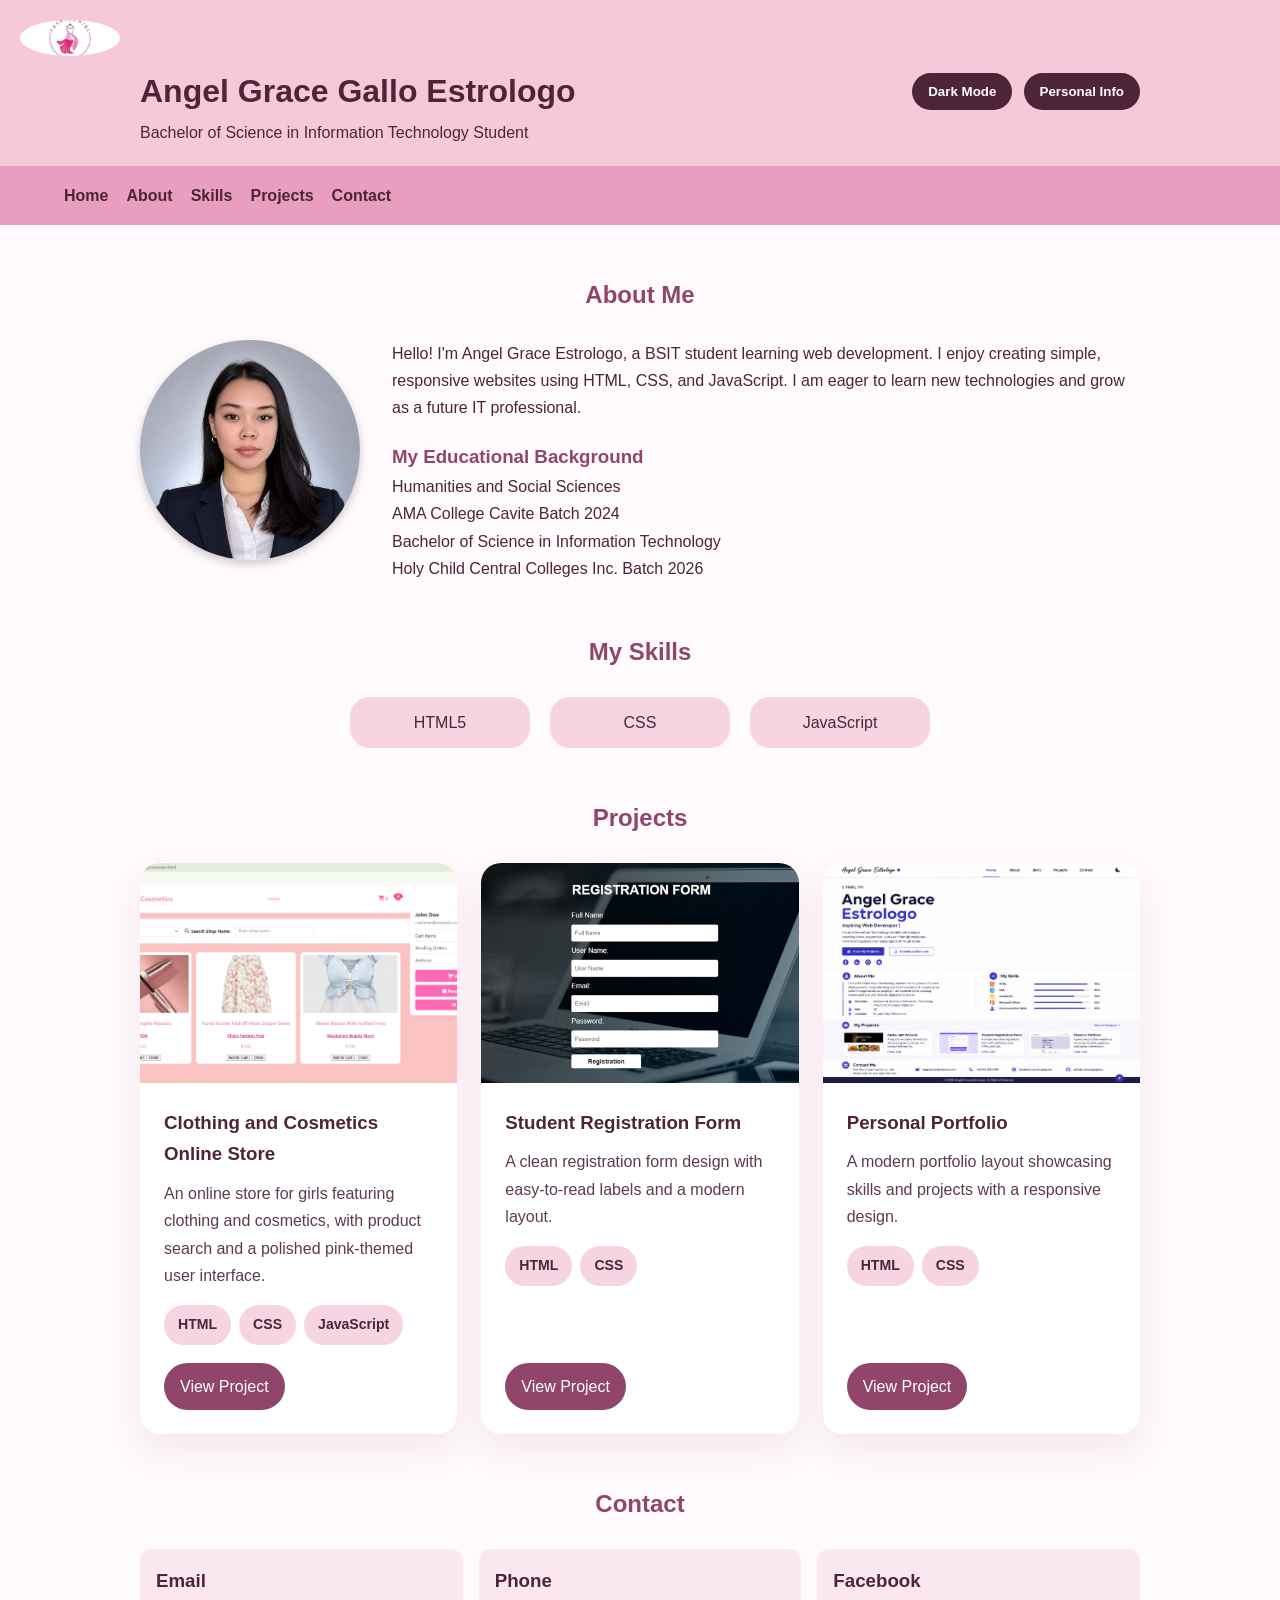
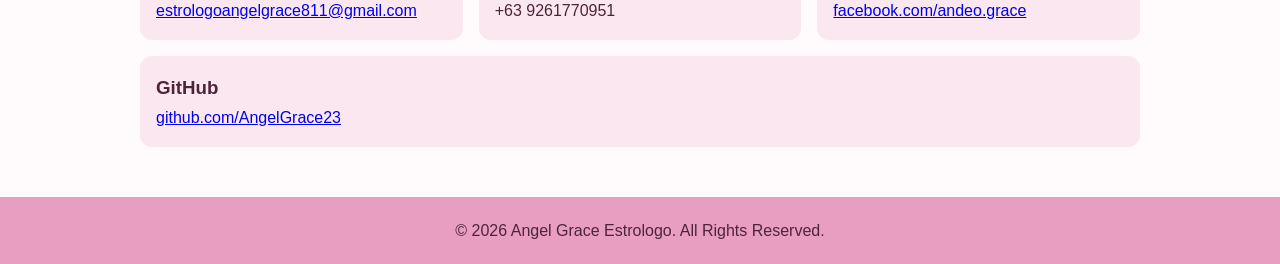
<file: index.html>
<!DOCTYPE html>
<html lang="en">
<head>
    <meta charset="UTF-8">
    <meta name="viewport" content="width=device-width, initial-scale=1.0">
    <title>Angel Grace's Portfolio</title>
    <link rel="stylesheet" href="css/style.css">
</head>
<body>

<header id="home">
       <a class="nav-brand" href="#home">
        <img src="images/logo.jpeg" alt="logo" class="nav-logo">
    </a>
    <div class="header-content">
        <div class="header-top">
            <h1 id="main-heading">Angel Grace Gallo Estrologo</h1>
            <div class="header-actions">
                <button id="theme-toggle" type="button">Dark Mode</button>
                <button id="info-btn" type="button" onclick="event.preventDefault(); handlePersonalInfoClick();">Personal Info</button>
            </div>
        </div>
        <p class="subtitle">Bachelor of Science in Information Technology Student</p>
    </div>
</header>

<nav class="main-nav">
    <ul class="nav-links">
        <li><a href="#home">Home</a></li>
        <li><a href="#about">About</a></li>
        <li><a href="#skills">Skills</a></li>
        <li><a href="#projects">Projects</a></li>
        <li><a href="#contact">Contact</a></li>
    </ul>
</nav>

<section id="about">
    <h2>About Me</h2>
    <div class="about-content">
        <img src="images/profile.jpg" alt="Profile Picture">
        <div class="about-text">
            <p>Hello! I'm Angel Grace Estrologo, a BSIT student learning web development. I enjoy creating simple, responsive websites using HTML, CSS, and JavaScript. I am eager to learn new technologies and grow as a future IT professional.</p>
            <h3>My Educational Background</h3>
            <p>Humanities and Social Sciences<br>AMA College Cavite Batch 2024</p>
            <p>Bachelor of Science in Information Technology<br>Holy Child Central Colleges Inc. Batch 2026</p>
        </div>
    </div>
</section>

<section id="skills">
    <h2>My Skills</h2>
    <ul class="skills-list">
        <li>HTML5</li>
        <li>CSS</li>
        <li>JavaScript</li>
    </ul>
</section>

<section id="projects">
    <h2>Projects</h2>
    <div class="project-grid">
        <article class="project-card">
            <img class="project-card-image" src="images/cosmetics.png" alt="Clothing and Cosmetics Online Store">
            <div class="project-card-body">
                <h3>Clothing and Cosmetics Online Store</h3>
                <p>An online store for girls featuring clothing and cosmetics, with product search and a polished pink-themed user interface.</p>
                <ul class="project-tags">
                    <li>HTML</li>
                    <li>CSS</li>
                    <li>JavaScript</li>
                </ul>
                <a class="project-button" href="#">View Project</a>
            </div>
        </article>

        <article class="project-card">
            <img class="project-card-image" src="images/registration-form.jpg" alt="Student Registration Form">
            <div class="project-card-body">
                <h3>Student Registration Form</h3>
                <p>A clean registration form design with easy-to-read labels and a modern layout.</p>
                <ul class="project-tags">
                    <li>HTML</li>
                    <li>CSS</li>
                </ul>
                <a class="project-button" href="#">View Project</a>
            </div>
        </article>

        <article class="project-card">
            <img class="project-card-image" src="images/portfolio.png" alt="Personal Portfolio">
            <div class="project-card-body">
                <h3>Personal Portfolio</h3>
                <p>A modern portfolio layout showcasing skills and projects with a responsive design.</p>
                <ul class="project-tags">
                    <li>HTML</li>
                    <li>CSS</li>
                </ul>
                <a class="project-button" href="#">View Project</a>
            </div>
        </article>
    </div>
</section>

<section id="contact">
    <h2>Contact</h2>
    <div class="contact-grid">
        <div class="contact-card">
            <h3>Email</h3>
            <a href="mailto:estrologoangelgrace811@gmail.com">estrologoangelgrace811@gmail.com</a>
        </div>
        <div class="contact-card">
            <h3>Phone</h3>
            <p>+63 9261770951</p>
        </div>
        <div class="contact-card">
            <h3>Facebook</h3>
            <a href="https://www.facebook.com/andeo.grace/" target="_blank" rel="noreferrer">facebook.com/andeo.grace</a>
        </div>
        <div class="contact-card">
            <h3>GitHub</h3>
            <a href="https://github.com/AngelGrace23" target="_blank" rel="noreferrer">github.com/AngelGrace23</a>
        </div>
    </div>
    <div id="personal-info" class="personal-info"></div>
</section>

<footer>
    <p>© 2026 Angel Grace Estrologo. All Rights Reserved.</p>
</footer>

<script src="script.js"></script>
</body>
</html>
</file>
<file: css/style.css>
* {
    margin: 0;
    padding: 0;
    box-sizing: border-box;
    font-family: Arial, sans-serif;
}

html {
    scroll-behavior: smooth;
}

body {
    background: #fffafc;
    color: #4e2439;
    line-height: 1.7;
    transition: background-color 0.3s ease, color 0.3s ease;
}

body.dark-theme {
    background: #1d1222;
    color: #fceef7;
}

header {
    background: #f7c9d8;
    color: #4e2439;
    padding: 20px 20px;
}

body.dark-theme header {
    background: #5a3650;
    color: #fceef7;
}

.header-content {
    width: min(1000px, 90%);
    margin: 0 auto;
}

.header-top {
    display: flex;
    justify-content: space-between;
    align-items: center;
    flex-wrap: wrap;
    gap: 1rem;
}

.header-actions {
    display: flex;
    gap: 0.7rem;
    flex-wrap: wrap;
}

button {
    border: none;
    border-radius: 999px;
    padding: 0.7rem 1rem;
    cursor: pointer;
    font-weight: 600;
    background: #4e2439;
    color: white;
}

body.dark-theme button {
    background: #f7c9d8;
    color: #4e2439;
}

.main-nav {
    background: #e89fbf;
    padding: 1rem 5%;
    position: sticky;
    top: 0;
    z-index: 1000;
    display: flex;
    justify-content: space-between;
    align-items: center;
    flex-wrap: wrap;
    gap: 12px;
}

body.dark-theme .main-nav {
    background: #7c4864;
}

.nav-brand {
    color: #4e2439;
    text-decoration: none;
    font-size: 1.2rem;
    font-weight: 700;
    display: inline-flex;
    align-items: center;
    gap: 0.8rem;
}

.nav-logo {
    width: 100px;
    height: 36px;
    object-fit: cover;
    border-radius: 50%;
    display: inline-block;
}

body.dark-theme .nav-brand,
body.dark-theme .nav-links a {
    color: #fceef7;
}

.nav-links {
    display: flex;
    align-items: center;
    gap: 18px;
    list-style: none;
    flex-wrap: wrap;
}

.nav-links a {
    color: #4e2439;
    text-decoration: none;
    font-weight: 600;
    transition: color 0.3s ease, transform 0.3s ease;
}

.nav-links a:hover {
    color: #ffffff;
    transform: translateY(-2px);
}

section {
    width: min(1000px, 90%);
    margin: 50px auto;
}

h2 {
    text-align: center;
    color: #91456b;
    margin-bottom: 24px;
}

body.dark-theme h2,
body.dark-theme h3 {
    color: #f7c9d8;
}

.about-content {
    display: flex;
    align-items: flex-start;
    gap: 32px;
    flex-wrap: wrap;
}

#about img {
    width: 220px;
    height: 220px;
    object-fit: cover;
    border-radius: 50%;
    display: block;
    box-shadow: 0 4px 10px rgba(0, 0, 0, 0.2);
}

.about-text {
    flex: 1 1 320px;
    text-align: left;
}

.about-text h3 {
    margin-top: 20px;
    color: #91456b;
}

.skills-list {
    display: flex;
    justify-content: center;
    flex-wrap: wrap;
    gap: 20px;
    list-style: none;
}

.skills-list li {
    flex: 1 1 140px;
    max-width: 180px;
    background: #f7d4e1;
    color: #4e2439;
    padding: 12px 20px;
    border-radius: 20px;
    text-align: center;
    transition: transform 0.3s ease, background-color 0.3s ease;
}

body.dark-theme .skills-list li {
    background: #6b4254;
    color: #fceef7;
}

.skills-list li:hover {
    background: #e89fbf;
    color: #ffffff;
    transform: scale(1.05);
}

.project-grid {
    display: flex;
    flex-wrap: wrap;
    gap: 24px;
}

.project-card {
    flex: 1 1 calc(33.333% - 16px);
    min-width: 220px;
    background: #ffffff;
    border-radius: 20px;
    overflow: hidden;
    box-shadow: 0 16px 35px rgba(148, 68, 107, 0.1);
    transition: transform 0.3s ease, box-shadow 0.3s ease;
    display: flex;
    flex-direction: column;
}

body.dark-theme .project-card {
    background: #2c2131;
}

.project-card:hover {
    transform: translateY(-6px);
    box-shadow: 0 22px 40px rgba(148, 68, 107, 0.18);
}

.project-card-image {
    width: 100%;
    height: 220px;
    object-fit: cover;
    display: block;
}

.project-card-body {
    padding: 24px;
    display: flex;
    flex-direction: column;
    flex: 1;
}

.project-card-body h3 {
    margin-bottom: 10px;
    color: #4e2439;
}

body.dark-theme .project-card-body h3,
body.dark-theme .project-card-body p {
    color: #fceef7;
}

.project-card-body p {
    margin-bottom: 16px;
    color: #5f3853;
}

.project-tags {
    display: flex;
    flex-wrap: wrap;
    gap: 8px;
    list-style: none;
    padding: 0;
    margin: 0 0 18px;
}

.project-tags li {
    background: #f7d4e1;
    color: #4e2439;
    padding: 8px 14px;
    border-radius: 999px;
    font-size: 0.88rem;
    font-weight: 600;
}

.project-button {
    display: inline-block;
    margin-top: auto;
    padding: 10px 16px;
    background: #91456b;
    color: #fff;
    text-decoration: none;
    border-radius: 999px;
    text-align: center;
    width: fit-content;
    transition: background 0.3s ease;
}

.contact-grid {
    display: flex;
    flex-wrap: wrap;
    gap: 1rem;
}

.contact-card {
    flex: 1 1 220px;
    background: #fbe7ef;
    padding: 1rem;
    border-radius: 12px;
}

body.dark-theme .contact-card {
    background: #5a3650;
}

.personal-info {
    display: none;
    margin-top: 1rem;
    padding: 1rem;
    border-radius: 12px;
    background: #fbe7ef;
}

.personal-info.show {
    display: block;
}

body.dark-theme .personal-info {
    background: #5a3650;
}

footer {
    background: #e89fbf;
    color: #4e2439;
    text-align: center;
    padding: 20px;
    margin-top: 40px;
}

body.dark-theme footer {
    background: #7c4864;
    color: #fceef7;
}

@media (max-width: 992px) {
    .project-card {
        flex: 1 1 calc(50% - 12px);
    }
}

@media (max-width: 768px) {
    .main-nav {
        justify-content: center;
    }

    .nav-links {
        justify-content: center;
    }

    .about-content {
        flex-direction: column;
        text-align: center;
    }

    .about-text {
        text-align: center;
    }
}

@media (max-width: 576px) {
    .project-card {
        flex: 1 1 100%;
        min-width: 100%;
    }

    .skills-list li {
        flex: 1 1 100%;
        max-width: 100%;
    }

    .nav-links {
        flex-direction: column;
        align-items: flex-start;
    }

    .about-content img {
        margin: 0 auto;
    }
}
</file>
